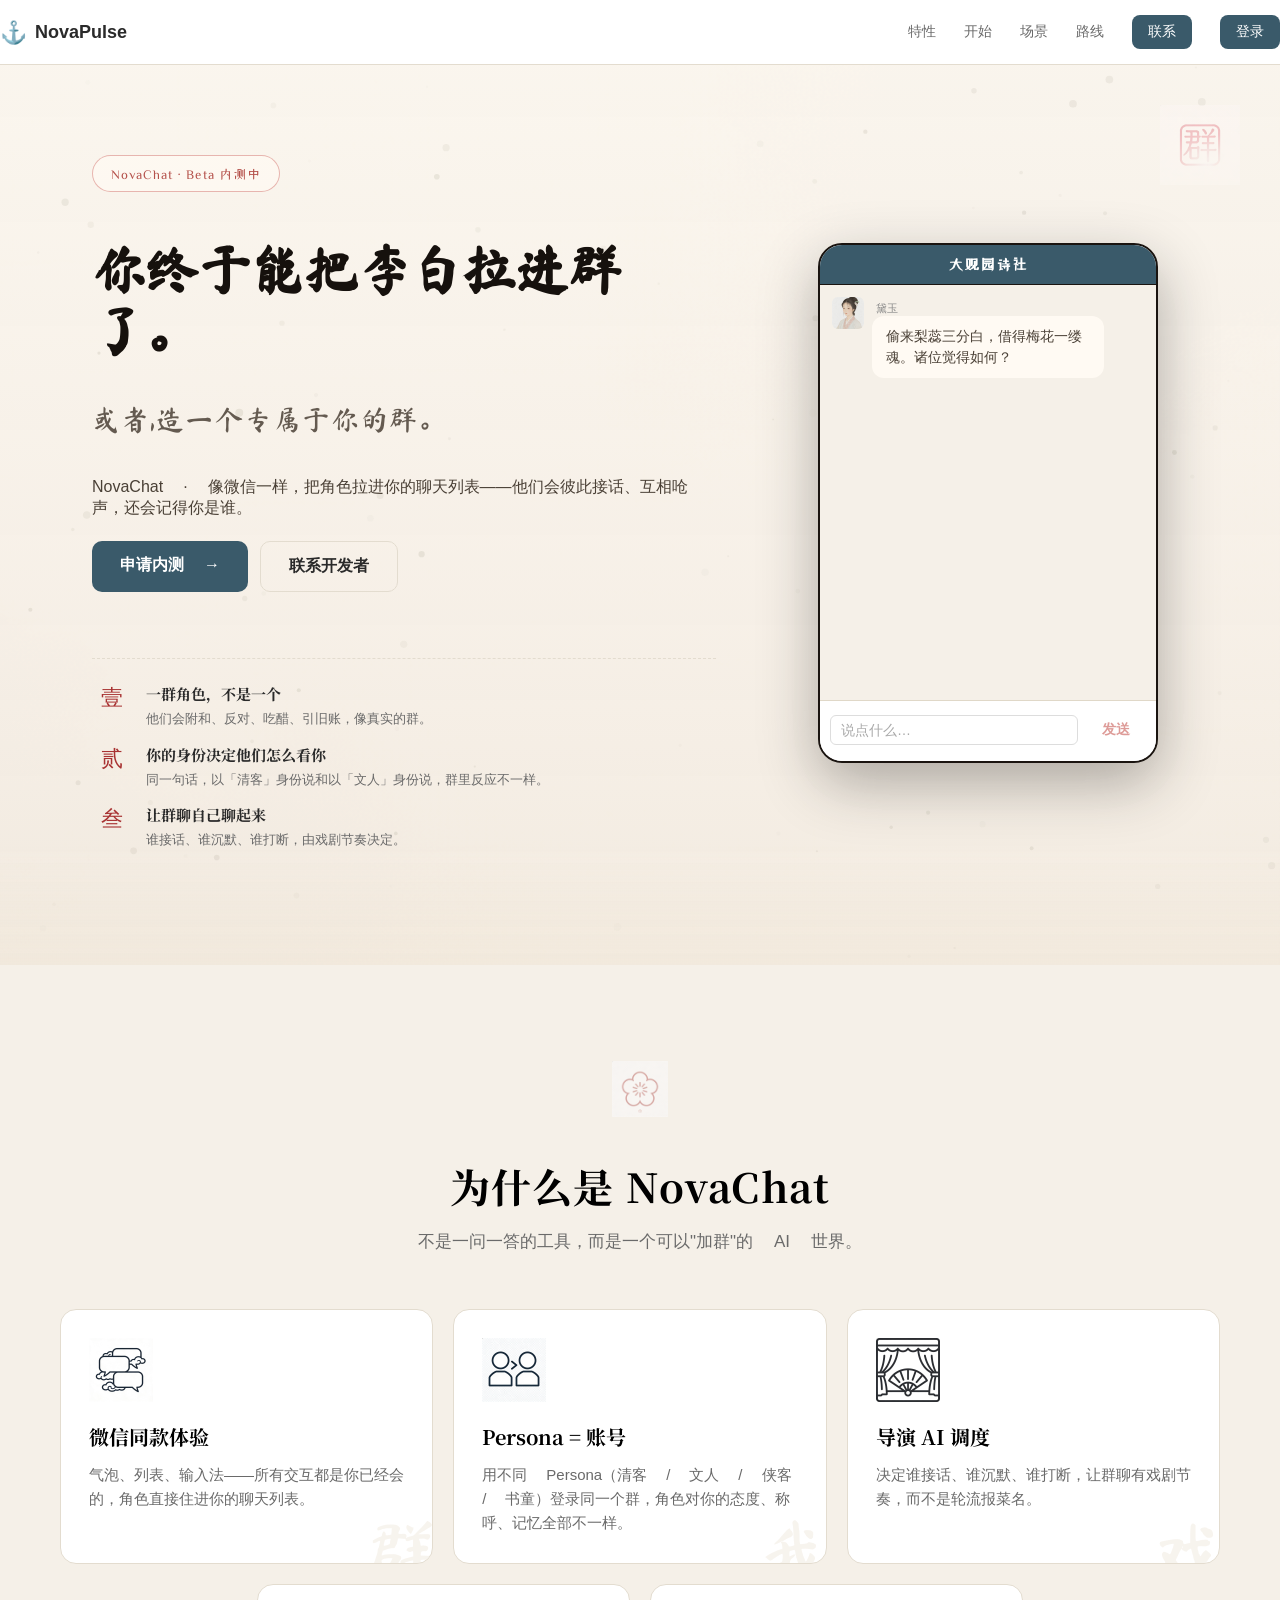
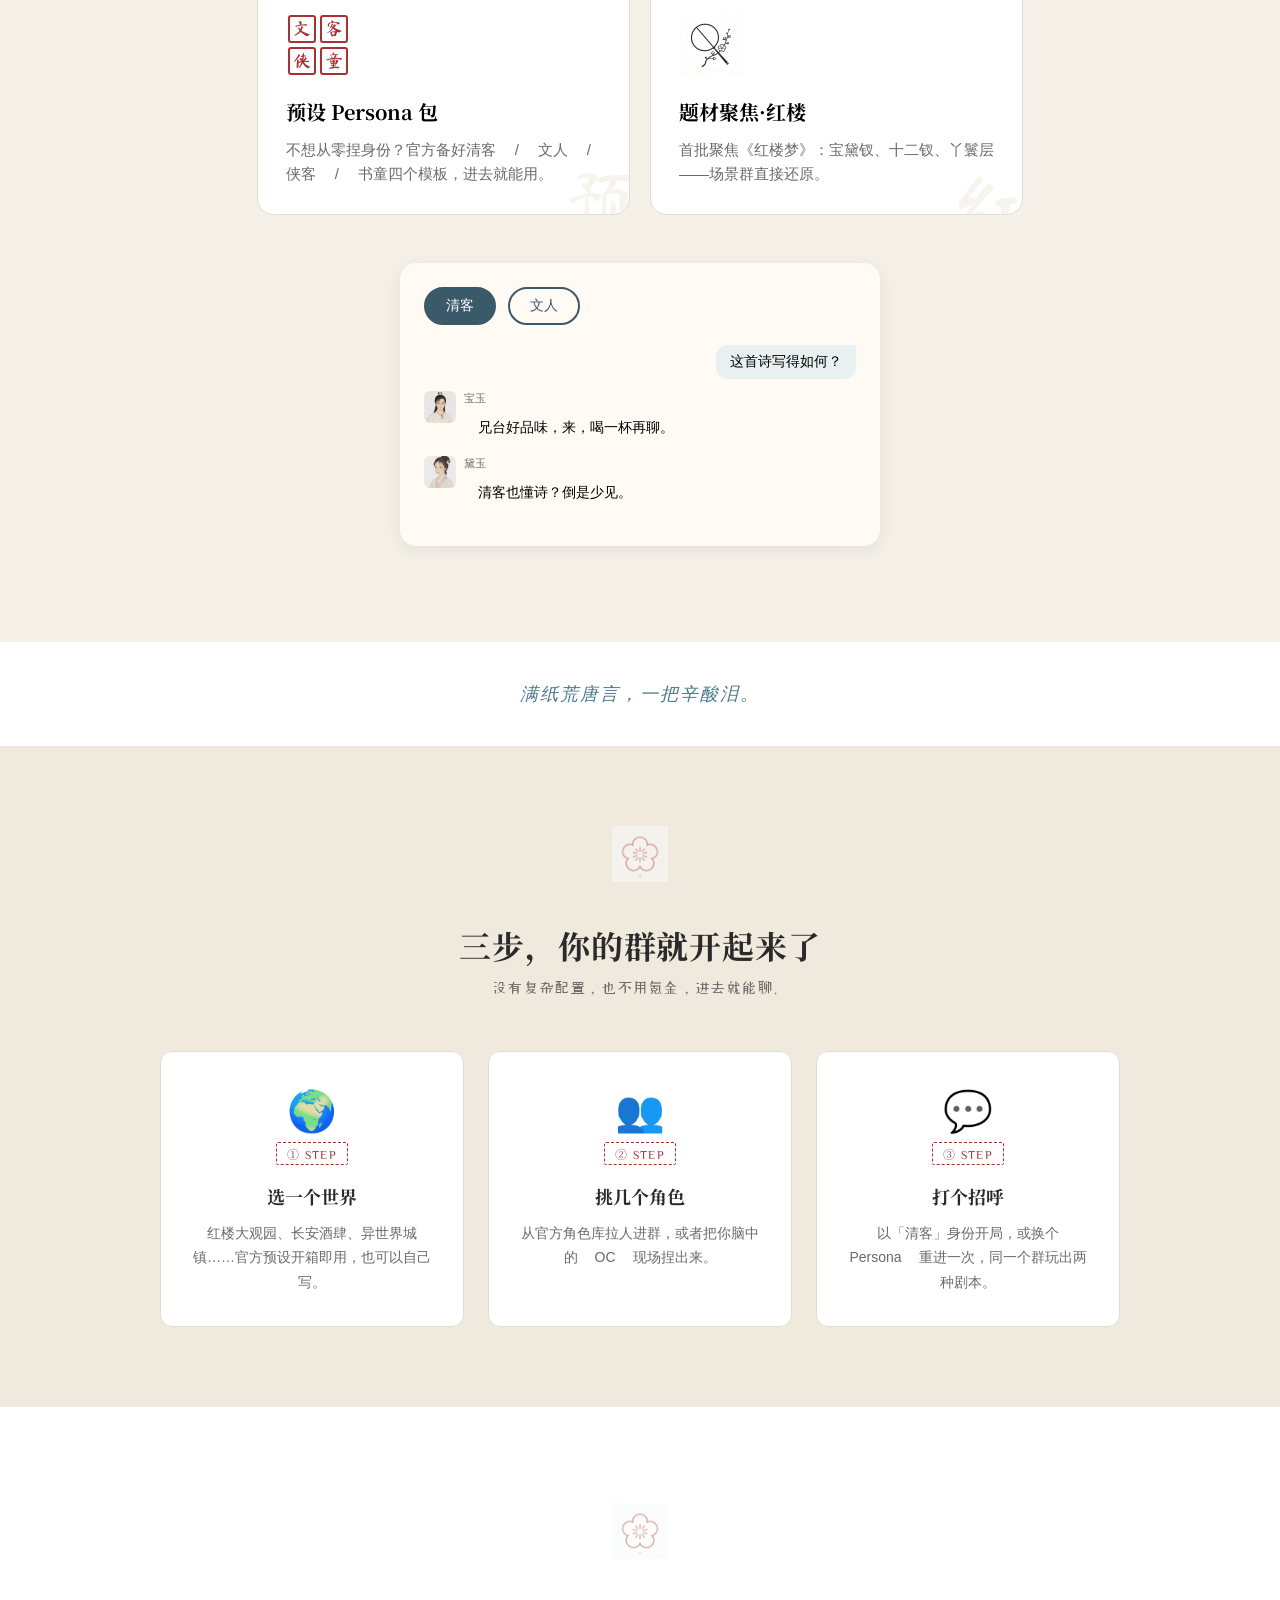
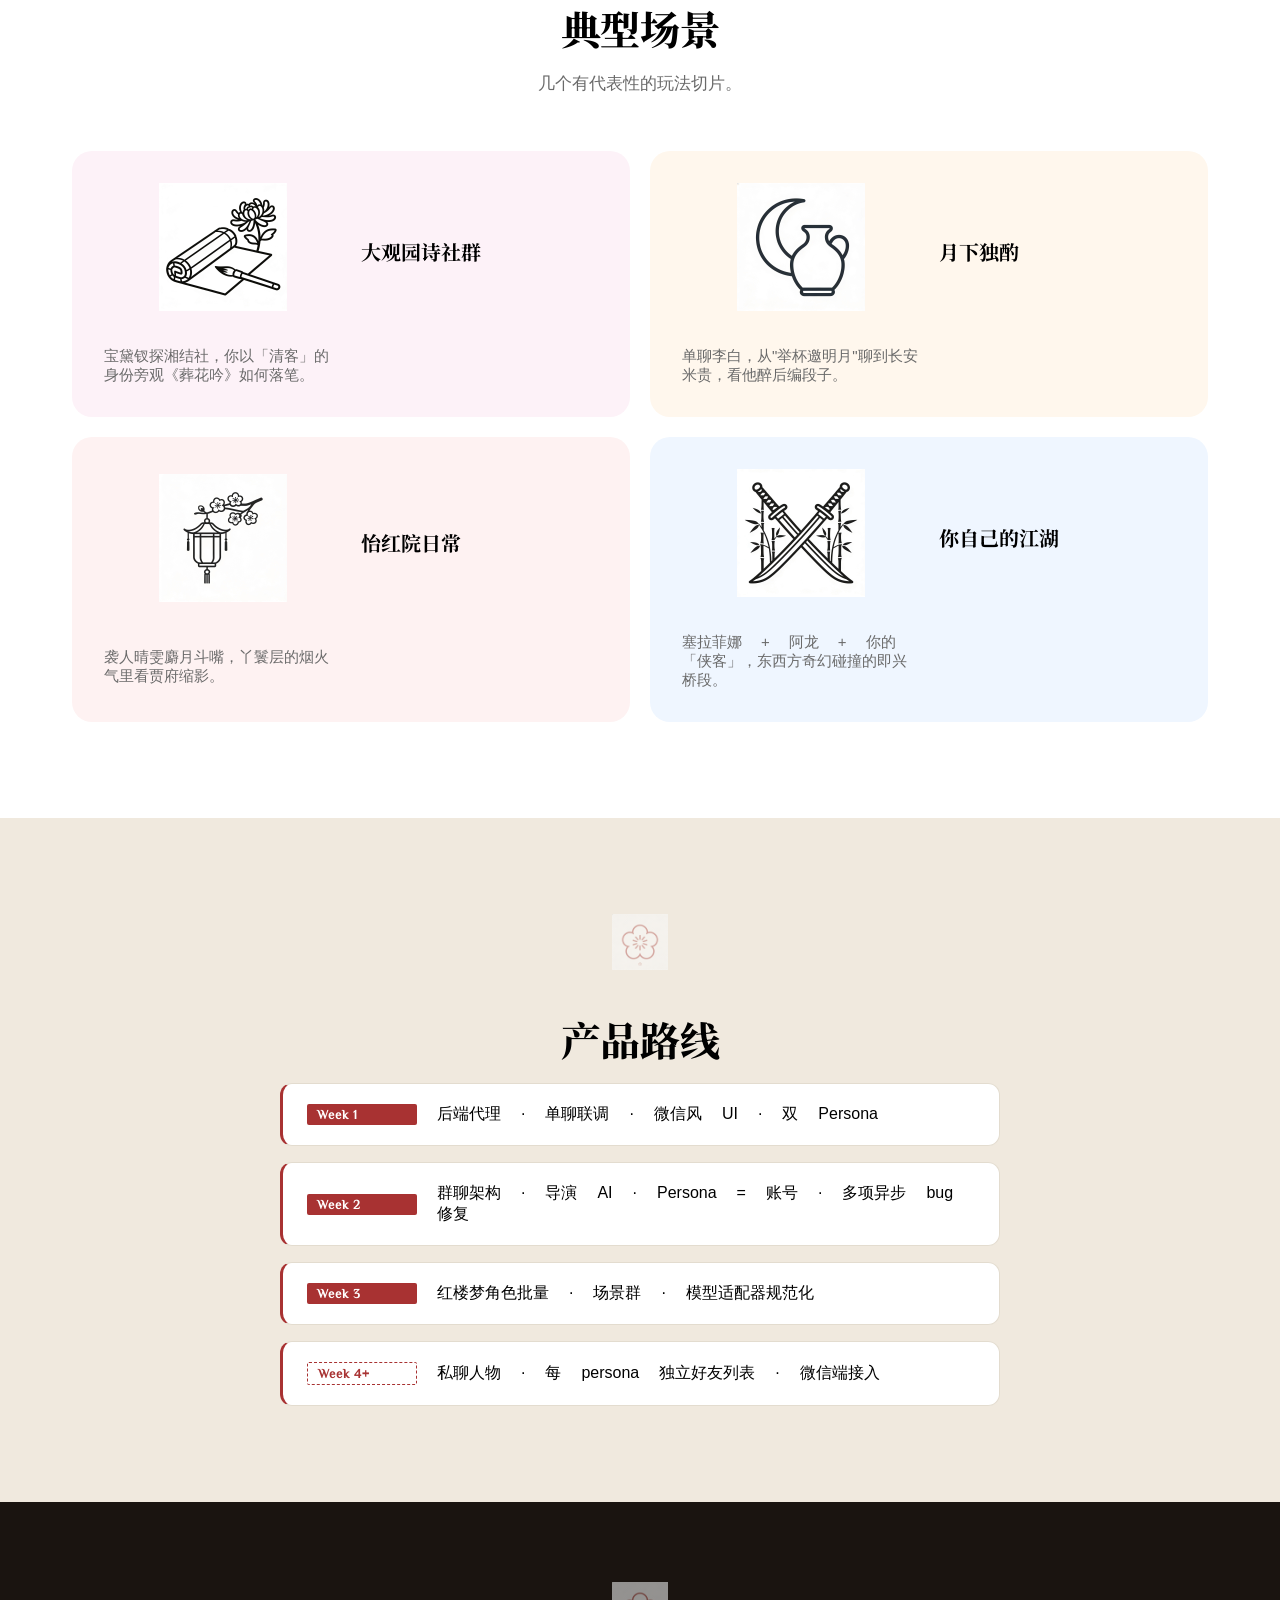
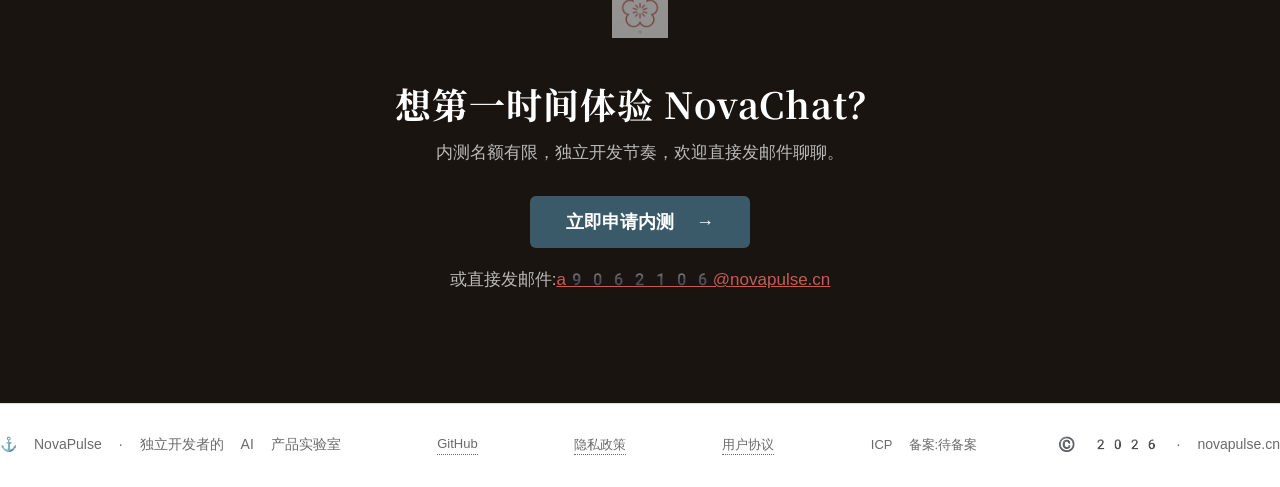
<file: index.html>
<!DOCTYPE html>
<html lang="zh-CN">
<head>
  <meta charset="UTF-8">
  <meta name="viewport" content="width=device-width, initial-scale=1.0">
  <title>NovaPulse · 让 AI 角色住进你的聊天列表</title>
  <meta name="description" content="微信风多角色 AI 群聊 · 红楼题材首发 · 导演 AI 调度 · 可自造 Persona、NPC、世界观。内测名额开放中。">
  <meta name="keywords" content="AI角色扮演,AI群聊,红楼梦,NovaChat,NovaPulse,多角色,微信风格,AI NPC">
  
  <meta property="og:title" content="NovaChat · 你终于能把李白拉进群了">
  <meta property="og:description" content="微信风多角色 AI 群聊 · 红楼题材首发 · 内测开放中">
  <meta property="og:image" content="https://novachat-landing.pages.dev/assets/deco-seal-hero.png">
  <meta property="og:url" content="https://novachat-landing.pages.dev/">
  <meta property="og:type" content="website">
  <meta property="og:locale" content="zh_CN">
  
  <meta name="twitter:card" content="summary_large_image">
  <meta name="twitter:title" content="NovaChat · 你终于能把李白拉进群了">
  <meta name="twitter:description" content="微信风多角色 AI 群聊 · 红楼题材首发 · 内测开放中">
  <meta name="twitter:image" content="https://novachat-landing.pages.dev/assets/deco-seal-hero.png">
  <link rel="preconnect" href="https://fonts.googleapis.com">
  <link rel="preconnect" href="https://fonts.gstatic.com" crossorigin>
  <link href="https://fonts.googleapis.com/css2?family=Ma+Shan+Zheng&family=Noto+Serif+SC:wght@400;700;900&family=ZCOOL+XiaoWei&display=swap" rel="stylesheet">
  <link rel="stylesheet" href="css/style.css">
</head>
<body>

  <nav class="nav">
    <div class="container nav-inner">
      <a href="#" class="brand"><span class="logo">⚓</span><span>NovaPulse</span></a>
      <div class="nav-links">
        <a href="#features">特性</a>
        <a href="#start">开始</a>
        <a href="#scenes">场景</a>
        <a href="#roadmap">路线</a>
        <a href="#contact" class="nav-cta">联系</a>
        <a href="/login.html" class="nav-cta">登录</a>
      </div>
    </div>
  </nav>

  <header class="hero" id="hero">
    <canvas id="inkCanvas"></canvas>
    <div class="hero-content">
      <img src="assets/icons/deco-seal-hero.png" class="hero-seal" alt="">
      <div class="container hero-grid">
        <div class="hero-text">
          <span class="badge">NovaChat · Beta 内测中</span>
          <h1>你终于能把李白拉进群了。</h1>
          <p class="hero-slogan-2">或者,造一个专属于你的群。</p>
          <p class="hero-sub">NovaChat · 像微信一样，把角色拉进你的聊天列表——他们会彼此接话、互相呛声，还会记得你是谁。</p>
          <div class="hero-ctas">
            <a href="https://tally.so/r/D4vbqj" target="_blank" rel="noopener" class="btn btn-primary">申请内测 →</a>
            <a href="mailto:a9062106@novapulse.cn" class="btn btn-ghost">联系开发者</a>
          </div>
          <div class="hero-pillars">
            <div class="pillar">
              <div class="pillar-num">壹</div>
              <div class="pillar-body">
                <div class="pillar-title">一群角色，不是一个</div>
                <div class="pillar-desc">他们会附和、反对、吃醋、引旧账，像真实的群。</div>
              </div>
            </div>
            <div class="pillar">
              <div class="pillar-num">贰</div>
              <div class="pillar-body">
                <div class="pillar-title">你的身份决定他们怎么看你</div>
                <div class="pillar-desc">同一句话，以「清客」身份说和以「文人」身份说，群里反应不一样。</div>
              </div>
            </div>
            <div class="pillar">
              <div class="pillar-num">叁</div>
              <div class="pillar-body">
                <div class="pillar-title">让群聊自己聊起来</div>
                <div class="pillar-desc">谁接话、谁沉默、谁打断，由戏剧节奏决定。</div>
              </div>
            </div>
          </div>
        </div>
        <div class="hero-phone">
          <div class="phone">
            <div class="phone-header">大观园诗社</div>
            <div class="phone-body"></div>
            <div class="phone-input">
              <input type="text" placeholder="说点什么…" disabled>
              <button disabled>发送</button>
            </div>
          </div>
        </div>
      </div>
    </div>
  </header>

  <section class="features" id="features">
    <div class="section-divider"><img src="assets/icons/deco-seal-divider.png" alt=""></div>
    <div class="section-header">
      <h2>为什么是 NovaChat</h2>
      <p class="section-sub">不是一问一答的工具，而是一个可以"加群"的 AI 世界。</p>
    </div>
    <div class="features-grid">
      <div class="feature-card reveal-left reveal-stagger" data-char="群">
        <img src="assets/icons/feature-01-chat.png" class="feature-icon" alt="微信同款体验">
        <h3>微信同款体验</h3>
        <p>气泡、列表、输入法——所有交互都是你已经会的，角色直接住进你的聊天列表。</p>
      </div>
      <div class="feature-card reveal-left reveal-stagger" data-char="我">
        <img src="assets/icons/feature-02-persona.png" class="feature-icon" alt="Persona 账号">
        <h3>Persona = 账号</h3>
        <p>用不同 Persona（清客 / 文人 / 侠客 / 书童）登录同一个群，角色对你的态度、称呼、记忆全部不一样。</p>
      </div>
      <div class="feature-card reveal-left reveal-stagger" data-char="戏">
        <img src="assets/icons/feature-03-director.png" class="feature-icon" alt="导演 AI 调度">
        <h3>导演 AI 调度</h3>
        <p>决定谁接话、谁沉默、谁打断，让群聊有戏剧节奏，而不是轮流报菜名。</p>
      </div>
      <div class="feature-card reveal-left reveal-stagger" data-char="预">
          <div class="feature-icon persona-pack-icon">
            <svg width="64" height="64" viewBox="0 0 64 64" xmlns="http://www.w3.org/2000/svg">
              <g fill="none" stroke="#a83232" stroke-width="2">
                <rect x="3" y="3" width="26" height="26" rx="2"/>
                <rect x="35" y="3" width="26" height="26" rx="2"/>
                <rect x="3" y="35" width="26" height="26" rx="2"/>
                <rect x="35" y="35" width="26" height="26" rx="2"/>
              </g>
              <g fill="#a83232" font-family="Ma Shan Zheng, Noto Serif SC, serif" font-size="18" text-anchor="middle">
                <text x="16" y="22">文</text>
                <text x="48" y="22">客</text>
                <text x="16" y="54">侠</text>
                <text x="48" y="54">童</text>
              </g>
            </svg>
          </div>
          <h3>预设 Persona 包</h3>
          <p>不想从零捏身份？官方备好清客 / 文人 / 侠客 / 书童四个模板，进去就能用。</p>
        </div>
      <div class="feature-card reveal-left reveal-stagger" data-char="红">
        <img src="assets/icons/feature-04-redchamber.png" class="feature-icon" alt="题材聚焦红楼">
        <h3>题材聚焦·红楼</h3>
        <p>首批聚焦《红楼梦》：宝黛钗、十二钗、丫鬟层——场景群直接还原。</p>
      </div>
    </div>
    <div class="persona-demo reveal-right">
      <div class="persona-tabs">
        <button class="persona-tab active" data-persona="qingke">清客</button>
        <button class="persona-tab" data-persona="wenren">文人</button>
      </div>
      <div class="persona-chat-area" id="personaChatArea"></div>
    </div>
  </section>

  <div class="typewriter-line reveal" data-text="满纸荒唐言，一把辛酸泪。都云作者痴，谁解其中味。"></div>

  <section class="three-steps" id="start">
    <div class="section-divider"><img src="assets/icons/deco-seal-divider.png" alt=""></div>
    <div class="section-header">
      <h2>三步，你的群就开起来了</h2>
      <p class="section-sub">没有复杂配置，也不用氪金，进去就能聊。</p>
    </div>
    <div class="steps-grid">
      <div class="step-card reveal reveal-stagger">
        <div class="step-icon">🌍</div>
        <div class="step-num-small">① STEP</div>
        <h3>选一个世界</h3>
        <p>红楼大观园、长安酒肆、异世界城镇……官方预设开箱即用，也可以自己写。</p>
      </div>
      <div class="step-card reveal reveal-stagger">
        <div class="step-icon">👥</div>
        <div class="step-num-small">② STEP</div>
        <h3>挑几个角色</h3>
        <p>从官方角色库拉人进群，或者把你脑中的 OC 现场捏出来。</p>
      </div>
      <div class="step-card reveal reveal-stagger">
        <div class="step-icon">💬</div>
        <div class="step-num-small">③ STEP</div>
        <h3>打个招呼</h3>
        <p>以「清客」身份开局，或换个 Persona 重进一次，同一个群玩出两种剧本。</p>
      </div>
    </div>
  </section>

  <section id="scenes" class="section">
    <div class="section-divider"><img src="assets/icons/deco-seal-divider.png" alt=""></div>
    <div class="container">
      <h2 class="section-title">典型场景</h2>
      <p class="section-sub">几个有代表性的玩法切片。</p>
      <div class="scenes">
        <div class="scene-card scene-pink reveal-scale reveal-stagger"><img src="assets/icons/scene-poetry.png" class="scene-icon" alt="大观园诗社群"><h3>大观园诗社群</h3><p>宝黛钗探湘结社，你以「清客」的身份旁观《葬花吟》如何落笔。</p></div>
        <div class="scene-card scene-orange reveal-scale reveal-stagger"><img src="assets/icons/scene-moonwine.png" class="scene-icon" alt="月下独酌"><h3>月下独酌</h3><p>单聊李白，从"举杯邀明月"聊到长安米贵，看他醉后编段子。</p></div>
        <div class="scene-card scene-red reveal-scale reveal-stagger"><img src="assets/icons/scene-courtyard.png" class="scene-icon" alt="怡红院日常"><h3>怡红院日常</h3><p>袭人晴雯麝月斗嘴，丫鬟层的烟火气里看贾府缩影。</p></div>
        <div class="scene-card scene-blue reveal-scale reveal-stagger"><img src="assets/icons/scene-jianghu.png" class="scene-icon" alt="你自己的江湖"><h3>你自己的江湖</h3><p>塞拉菲娜 + 阿龙 + 你的「侠客」，东西方奇幻碰撞的即兴桥段。</p></div>
      </div>
    </div>
  </section>

  <section id="roadmap" class="section section-alt">
    <div class="section-divider"><img src="assets/icons/deco-seal-divider.png" alt=""></div>
    <div class="container">
      <h2 class="section-title">产品路线</h2>
      <div class="roadmap">
        <div class="road-item done"><span class="road-tag">Week 1</span><p>后端代理 · 单聊联调 · 微信风 UI · 双 Persona</p></div>
        <div class="road-item done"><span class="road-tag">Week 2</span><p>群聊架构 · 导演 AI · Persona = 账号 · 多项异步 bug 修复</p></div>
        <div class="road-item current"><span class="road-tag">Week 3</span><p>红楼梦角色批量 · 场景群 · 模型适配器规范化</p></div>
        <div class="road-item"><span class="road-tag">Week 4+</span><p>私聊人物 · 每 persona 独立好友列表 · 微信端接入</p></div>
      </div>
    </div>
  </section>

  <section id="contact" class="section section-dark">
    <div class="section-divider"><img src="assets/icons/deco-seal-divider.png" alt=""></div>
    <div class="container contact-inner reveal">
      <h2>想第一时间体验 NovaChat？</h2>
      <p>内测名额有限，独立开发节奏，欢迎直接发邮件聊聊。</p>
      <a href="https://tally.so/r/D4vbqj" target="_blank" rel="noopener" class="btn btn-primary btn-large">
        立即申请内测 →
      </a>
      <p class="cta-fallback">
        或直接发邮件:<a href="mailto:a9062106@novapulse.cn">a9062106@novapulse.cn</a>
      </p>
    </div>
  </section>

  <footer class="footer">
    <div class="container footer-inner">
      <span>⚓ NovaPulse · 独立开发者的 AI 产品实验室</span>
      <a href="https://github.com/kai9062106-art/novachat-landing" target="_blank" rel="noopener" class="footer-link">GitHub</a>
      <a href="/privacy.html" class="footer-link">隐私政策</a>
      <a href="/terms.html" class="footer-link">用户协议</a>
      <span class="footer-link" style="border-bottom:none;cursor:default;color:var(--text-light);">ICP 备案:待备案</span>
      <span>© 2026 · novapulse.cn</span>
    </div>
  </footer>

  <script src="js/chat-demo.js"></script>
  <script src="js/main.js"></script>
</body>
</html>
</file>
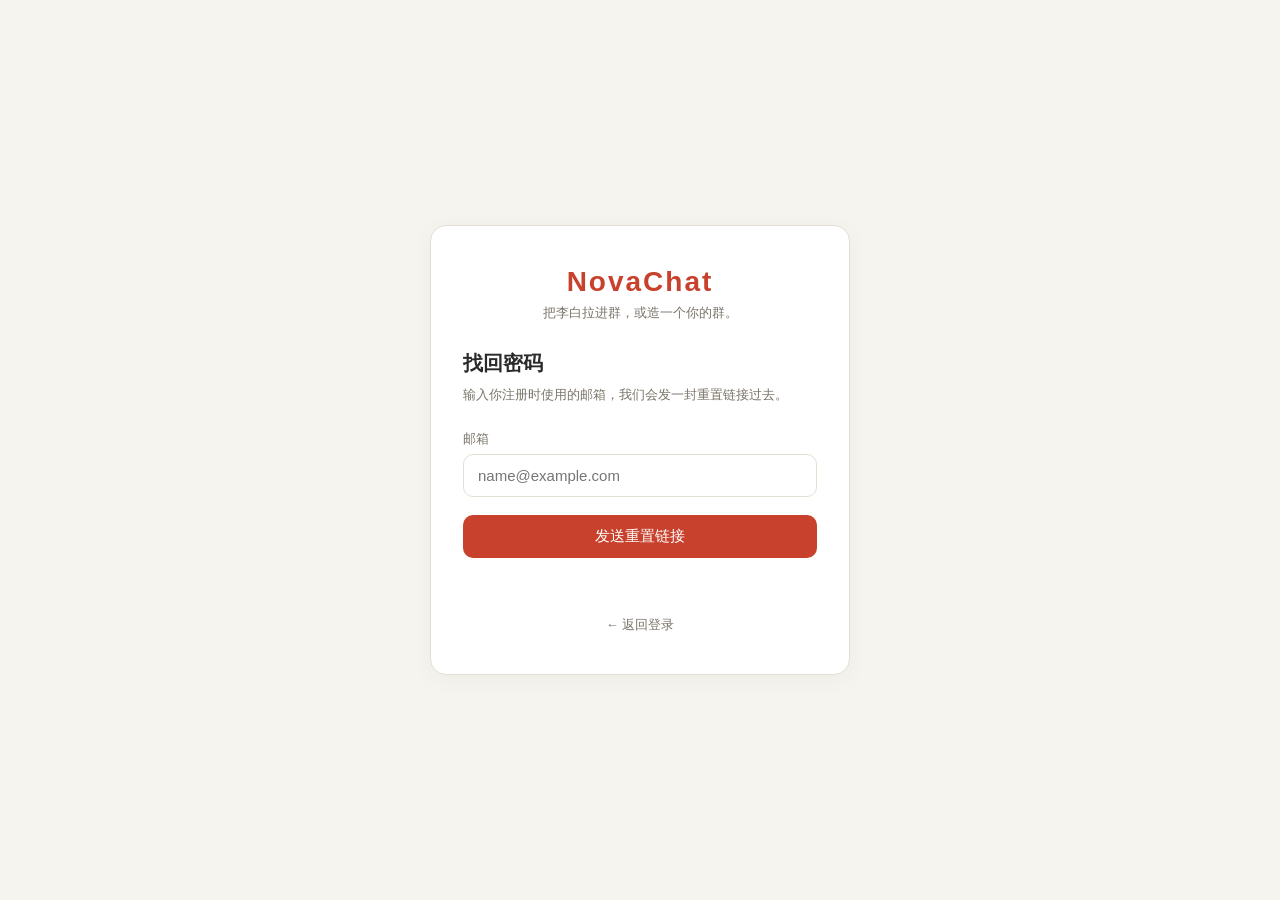
<file: forgot-password.html>
<!DOCTYPE html>
<html lang="zh-CN">
<head>
<meta charset="UTF-8">
<meta name="viewport" content="width=device-width,initial-scale=1">
<title>找回密码 · NovaChat</title>
<style>
:root{--vermillion:#c8412d;--vermillion-deep:#a8341f;--bg:#f6f4ef;--ink:#2a2a2a;--muted:#7a7469;--line:#e4dfd3;}
*{box-sizing:border-box;margin:0;padding:0;}
body{font-family:-apple-system,BlinkMacSystemFont,"PingFang SC","Microsoft YaHei",sans-serif;background:var(--bg);color:var(--ink);min-height:100vh;display:flex;align-items:center;justify-content:center;padding:24px;}
.card{width:100%;max-width:420px;background:#fff;border:1px solid var(--line);border-radius:16px;padding:40px 32px;box-shadow:0 4px 24px rgba(0,0,0,0.04);}
.brand{text-align:center;margin-bottom:28px;}
.brand h1{font-size:28px;letter-spacing:2px;color:var(--vermillion);font-weight:600;}
.brand p{font-size:13px;color:var(--muted);margin-top:6px;}
h2{font-size:20px;margin-bottom:8px;}
.hint{font-size:13px;color:var(--muted);margin-bottom:24px;line-height:1.6;}
.field{display:block;margin-bottom:18px;}
.field span{display:block;font-size:13px;color:var(--muted);margin-bottom:6px;}
.field input{width:100%;padding:12px 14px;border:1.5px solid var(--line);border-radius:10px;font-size:15px;background:#fff;transition:all .15s;}
.field input:focus{outline:none;border-color:var(--vermillion);box-shadow:0 0 0 3px rgba(200,65,45,0.12);}
.btn{width:100%;padding:12px;background:var(--vermillion);color:#fff;border:none;border-radius:10px;font-size:15px;font-weight:500;cursor:pointer;transition:background .15s;}
.btn:hover{background:var(--vermillion-deep);}
.msg{margin-top:14px;font-size:13px;min-height:20px;text-align:center;color:var(--vermillion);}
.foot{text-align:center;margin-top:24px;font-size:13px;}
.foot a{color:var(--muted);text-decoration:none;}
.foot a:hover{color:var(--vermillion);}
</style>
</head>
<body>
<main class="card">
    <div class="brand">
        <h1>NovaChat</h1>
        <p>把李白拉进群，或造一个你的群。</p>
    </div>
    <h2>找回密码</h2>
    <p class="hint">输入你注册时使用的邮箱，我们会发一封重置链接过去。</p>
    <form id="forgot-form" novalidate>
        <label class="field">
            <span>邮箱</span>
            <input type="email" name="email" required autocomplete="email" placeholder="name@example.com">
        </label>
        <button type="submit" class="btn">发送重置链接</button>
        <p class="msg" id="msg" aria-live="polite"></p>
    </form>
    <div class="foot">
        <a href="/login.html">← 返回登录</a>
    </div>
</main>
<script>
const form = document.getElementById('forgot-form');
const msg = document.getElementById('msg');
form.addEventListener('submit', (e) => {
    e.preventDefault();
    const email = form.email.value.trim();
    if (!/^[^\s@]+@[^\s@]+\.[^\s@]+$/.test(email)) {
        msg.textContent = '邮箱格式不对，再看看？';
        return;
    }
    msg.textContent = '演示模式：未对接后端（重置邮件发不出去，先记着这里）';
    // TODO: 对接后端 POST /api/auth/forgot-password
});
</script>
</body>
</html>
</file>
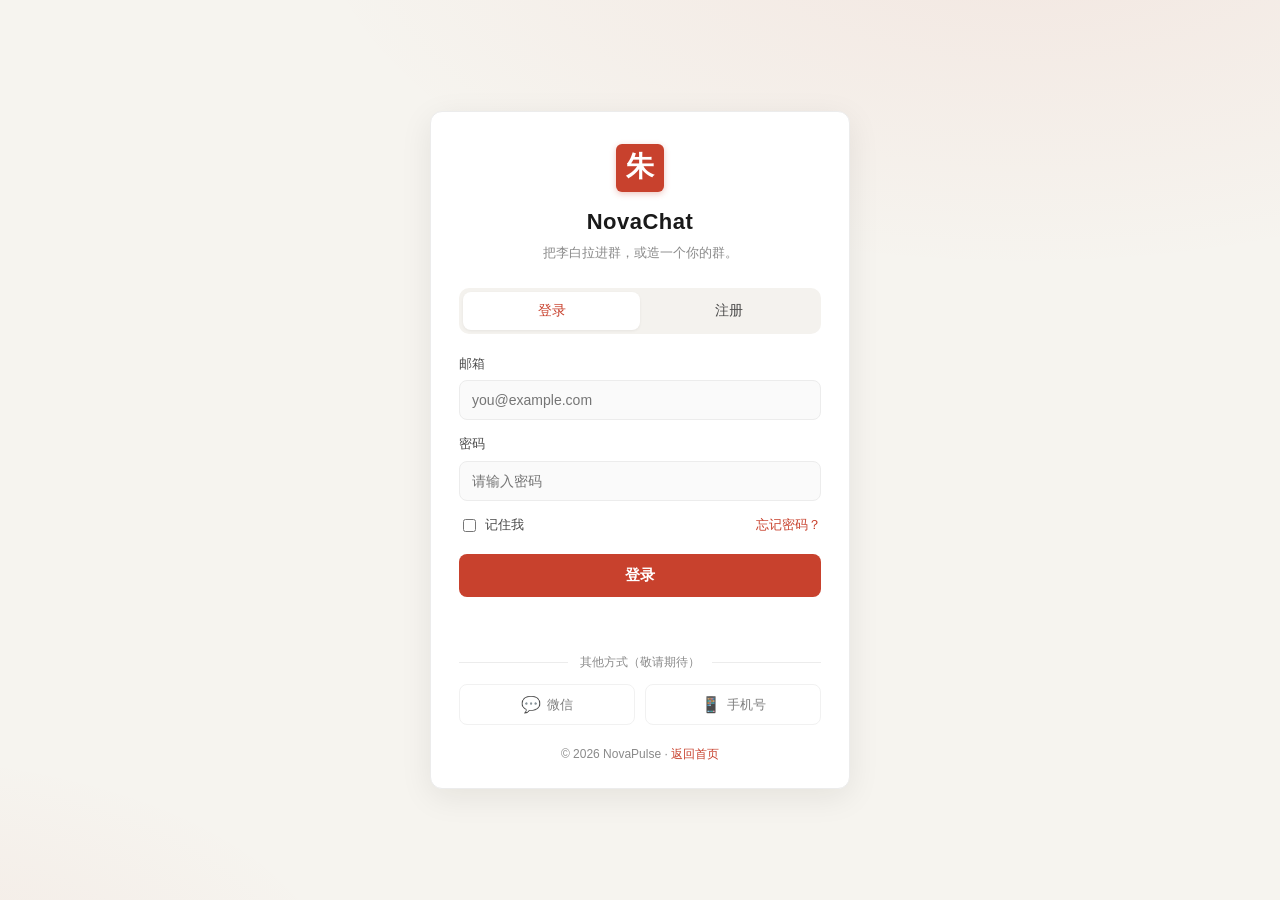
<file: login.html>
<!DOCTYPE html>
<html lang="zh-CN">
<head>
<meta charset="UTF-8">
<meta name="viewport" content="width=device-width, initial-scale=1.0">
<meta name="theme-color" content="#c8412d">
<title>登录 · NovaChat</title>
<link rel="stylesheet" href="css/login.css">
</head>
<body>
<main class="auth-wrap">
  <section class="auth-card" aria-label="登录与注册">
    <header class="brand">
      <div class="brand-seal" aria-hidden="true">朱</div>
      <h1 class="brand-title">NovaChat</h1>
      <p class="brand-sub">把李白拉进群，或造一个你的群。</p>
    </header>

    <div class="tabs" role="tablist">
      <button class="tab active" data-tab="login" role="tab" aria-selected="true">登录</button>
      <button class="tab" data-tab="register" role="tab" aria-selected="false">注册</button>
    </div>

    <form class="form form-login active" data-form="login" novalidate>
      <label class="field">
        <span class="field-label">邮箱</span>
        <input type="email" name="email" placeholder="you@example.com" required autocomplete="email">
      </label>
      <label class="field">
        <span class="field-label">密码</span>
        <input type="password" name="password" placeholder="请输入密码" required autocomplete="current-password" minlength="6">
      </label>
      <div class="row">
        <label class="remember"><input type="checkbox" name="remember"> 记住我</label>
        <a href="/forgot-password.html" class="link">忘记密码？</a>
      </div>
      <button type="submit" class="btn-primary">登录</button>
      <p class="form-msg" role="status" aria-live="polite"></p>
    </form>

    <form class="form form-register" data-form="register" novalidate>
      <label class="field">
        <span class="field-label">邮箱</span>
        <input type="email" name="email" placeholder="you@example.com" required autocomplete="email">
      </label>
      <label class="field">
        <span class="field-label">密码</span>
        <input type="password" name="password" placeholder="至少 6 位" required autocomplete="new-password" minlength="6">
      </label>
      <label class="field">
        <span class="field-label">确认密码</span>
        <input type="password" name="password2" placeholder="再输一次" required autocomplete="new-password" minlength="6">
      </label>
      <label class="agree">
        <input type="checkbox" name="agree" required>
        <span>我已阅读并同意 <a href="#" class="link">用户协议</a> 与 <a href="#" class="link">隐私政策</a></span>
      </label>
      <button type="submit" class="btn-primary">创建账号</button>
      <p class="form-msg" role="status" aria-live="polite"></p>
    </form>

    <div class="divider"><span>其他方式（敬请期待）</span></div>
    <div class="oauth">
      <button class="oauth-btn" type="button" disabled title="敬请期待">
        <span class="oauth-ico">💬</span> 微信
      </button>
      <button class="oauth-btn" type="button" disabled title="敬请期待">
        <span class="oauth-ico">📱</span> 手机号
      </button>
    </div>

    <p class="footer">© 2026 NovaPulse · <a href="/" class="link">返回首页</a></p>
  </section>
</main>
<script src="js/login.js"></script>
</body>
</html>
</file>
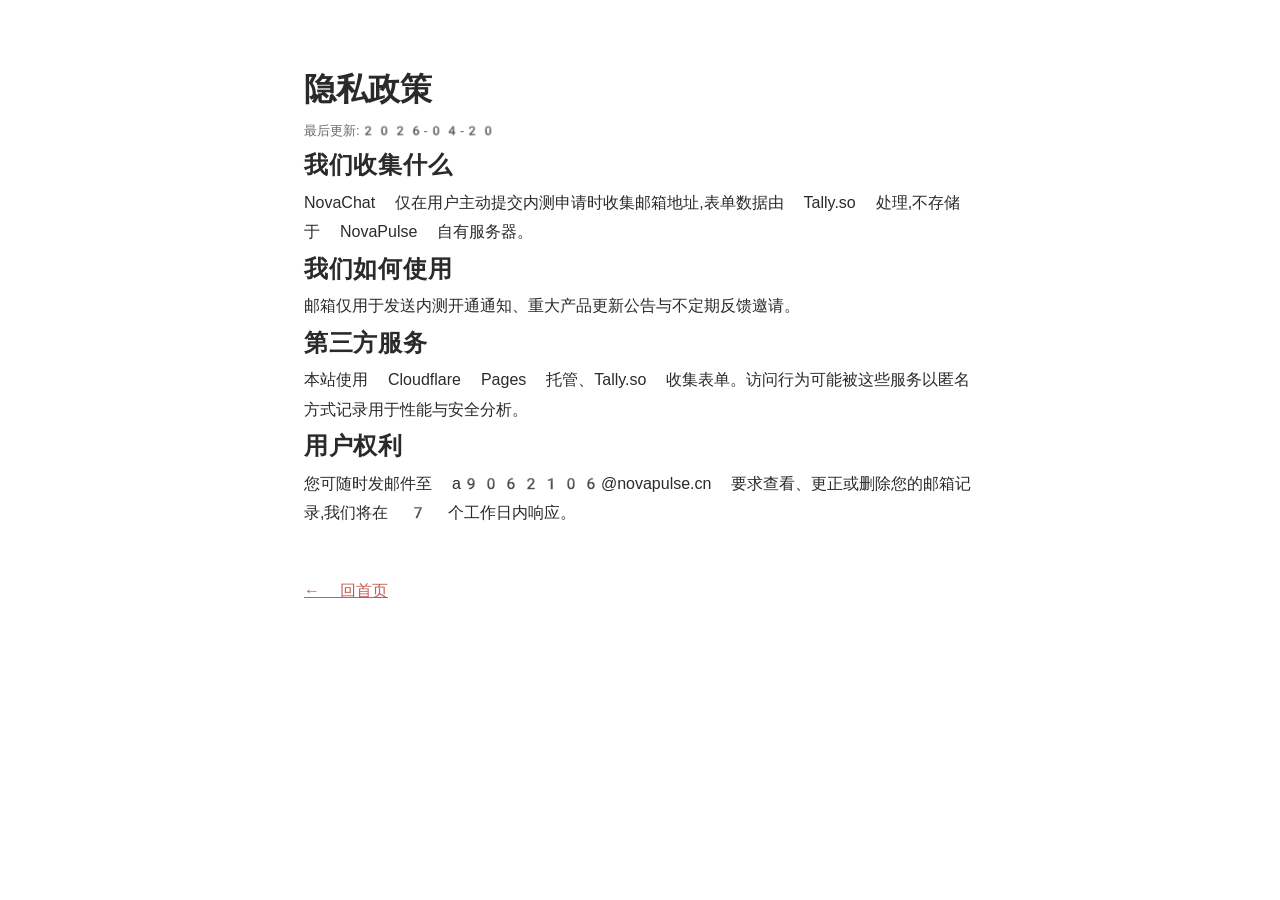
<file: privacy.html>
<!DOCTYPE html>
<html lang="zh-CN">
<head>
<meta charset="utf-8">
<title>隐私政策 · NovaChat</title>
<meta name="robots" content="noindex">
<link rel="stylesheet" href="css/style.css">
</head>
<body>
<main style="max-width:720px;margin:60px auto;padding:0 24px;font-family:var(--font-body);line-height:1.85;color:var(--text);">
<h1 style="font-family:var(--font-heading);">隐私政策</h1>
<p style="color:var(--text-light);font-size:13px;">最后更新:2026-04-20</p>
<h2>我们收集什么</h2>
<p>NovaChat 仅在用户主动提交内测申请时收集邮箱地址,表单数据由 Tally.so 处理,不存储于 NovaPulse 自有服务器。</p>
<h2>我们如何使用</h2>
<p>邮箱仅用于发送内测开通通知、重大产品更新公告与不定期反馈邀请。</p>
<h2>第三方服务</h2>
<p>本站使用 Cloudflare Pages 托管、Tally.so 收集表单。访问行为可能被这些服务以匿名方式记录用于性能与安全分析。</p>
<h2>用户权利</h2>
<p>您可随时发邮件至 a9062106@novapulse.cn 要求查看、更正或删除您的邮箱记录,我们将在 7 个工作日内响应。</p>
<p style="margin-top:48px;"><a href="/" style="color:var(--accent);">← 回首页</a></p>
</main>
</body>
</html>
</file>
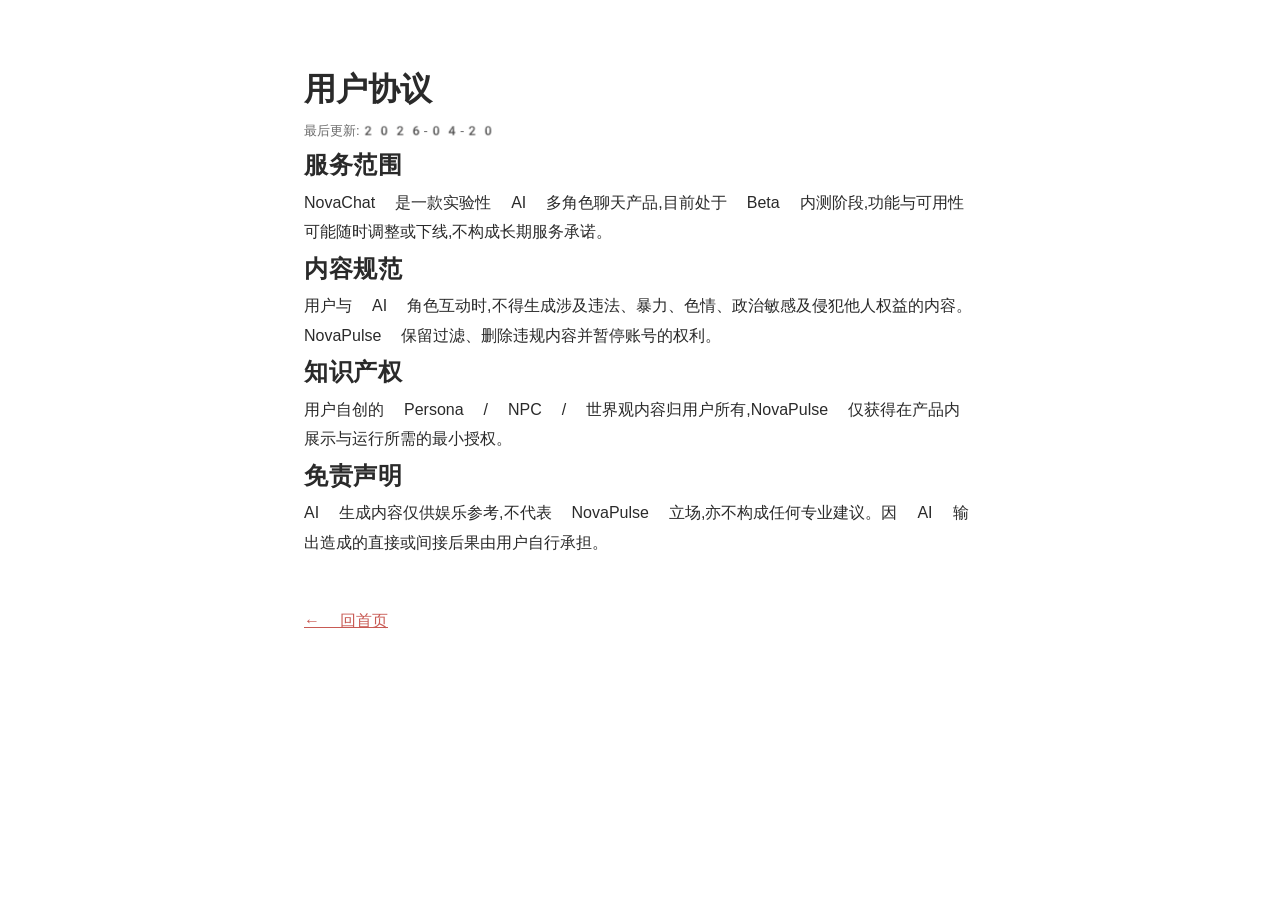
<file: terms.html>
<!DOCTYPE html>
<html lang="zh-CN">
<head>
<meta charset="utf-8">
<title>用户协议 · NovaChat</title>
<meta name="robots" content="noindex">
<link rel="stylesheet" href="css/style.css">
</head>
<body>
<main style="max-width:720px;margin:60px auto;padding:0 24px;font-family:var(--font-body);line-height:1.85;color:var(--text);">
<h1 style="font-family:var(--font-heading);">用户协议</h1>
<p style="color:var(--text-light);font-size:13px;">最后更新:2026-04-20</p>
<h2>服务范围</h2>
<p>NovaChat 是一款实验性 AI 多角色聊天产品,目前处于 Beta 内测阶段,功能与可用性可能随时调整或下线,不构成长期服务承诺。</p>
<h2>内容规范</h2>
<p>用户与 AI 角色互动时,不得生成涉及违法、暴力、色情、政治敏感及侵犯他人权益的内容。NovaPulse 保留过滤、删除违规内容并暂停账号的权利。</p>
<h2>知识产权</h2>
<p>用户自创的 Persona / NPC / 世界观内容归用户所有,NovaPulse 仅获得在产品内展示与运行所需的最小授权。</p>
<h2>免责声明</h2>
<p>AI 生成内容仅供娱乐参考,不代表 NovaPulse 立场,亦不构成任何专业建议。因 AI 输出造成的直接或间接后果由用户自行承担。</p>
<p style="margin-top:48px;"><a href="/" style="color:var(--accent);">← 回首页</a></p>
</main>
</body>
</html>
</file>
<file: css/style.css>
* { margin: 0; padding: 0; box-sizing: border-box; }
:root {
  /* 主色 */
  --ink-dark: #1a1a2e;        /* 深夜墨 · Hero 背景 */
  --ink-blue: #3a5a6a;        /* 水墨青 · 标题/正文 */
  --ink-blue-light: #4a7a8a;  /* 浅水墨青 · 次要文字 */

  /* 点缀 */
  --rouge: #c85a54;           /* 胭脂 · CTA 按钮/高亮 */
  --rouge-hover: #d4706a;     /* 胭脂悬停 */
  --ochre: #b4744a;           /* 赭石 · 辅助色 */

  /* 背景层 */
  --bg-hero: linear-gradient(180deg, #0f0f1a 0%, #1a1a2e 40%, #2a2a3e 100%);
  --bg-body: #f5f0e8;         /* 宣纸米 · 主体背景 */
  --bg-card: #fffaf3;         /* 暖白 · 卡片背景 */

  /* 气泡 */
  --bubble-ai: #fffaf3;       /* AI 气泡 · 淡米黄 */
  --bubble-user: #e8f0f0;     /* 用户气泡 · 淡水墨青 */

  /* 文字 */
  --text-primary: #2a2a2a;
  --text-secondary: #6a6a6a;
  --text-on-dark: #e8e0d0;    /* 暗底上的亮色字 */

  /* 动画 */
  --ease-out-quart: cubic-bezier(0.25, 1, 0.5, 1);
  --duration-msg: 600ms;

  /* 字体 */
  --font-display: 'Ma Shan Zheng', 'Noto Serif SC', serif;
  --font-heading: 'Noto Serif SC', 'PingFang SC', serif;
  --font-body: 'Noto Sans SC', -apple-system, 'PingFang SC', 'Microsoft YaHei', 'Segoe UI Emoji', 'Apple Color Emoji', 'Noto Color Emoji', sans-serif;
  --font-accent: 'ZCOOL XiaoWei', 'Noto Serif SC', serif;

  /* 朱印色 */
  --ink-seal: #a83232;
  --ink-seal-soft: #c45d5d;

  /* 场景色（换古风调子） */
  --scene-pink: #f5dfd8;
  --scene-orange: #f0e1c8;
  --scene-red: #eccfc6;
  --scene-blue: #d8dfe4;

  /* 尺寸保留 */
  --container-max: 1120px;
  --radius: 12px;
  --radius-lg: 20px;

  /* 向后兼容别名（后续刀次逐步移除） */
  --primary: var(--ink-blue);
  --primary-light: var(--ink-blue-light);
  --primary-hover: #2d4854;
  --accent: var(--rouge);
  --accent-light: var(--rouge-hover);
  --secondary: var(--ochre);
  --secondary-light: #d8a478;
  --bg: var(--bg-body);
  --bg-alt: #f0e9de;
  --bg-dark: var(--ink-dark);
  --text: var(--text-primary);
  --text-light: var(--text-secondary);
  --border: #e3dccf;
}

/* 全局字体规则 */
body { font-family: var(--font-body); }
.hero h1, h1.hero-title {
  font-family: var(--font-display);
  font-weight: 400;
  letter-spacing: 0.04em;
  line-height: 1.25;
}
h2 { font-family: var(--font-heading); font-weight: 700; letter-spacing: 0.03em; }
h3 { font-family: var(--font-heading); font-weight: 700; }
/* Nav */
.nav {
  position: sticky; top: 0; z-index: 100;
  background: rgba(255,255,255,0.85);
  backdrop-filter: saturate(180%) blur(10px);
  border-bottom: 1px solid var(--border);
  transition: box-shadow 0.2s;
}
.nav-inner { display:flex; justify-content:space-between; align-items:center; height:64px; }
.brand { display:flex; align-items:center; gap:8px; font-weight:700; font-size:18px; color:var(--text); text-decoration:none; }
.logo { font-size:22px; }
.nav-links { display:flex; gap:28px; align-items:center; }
.nav-links a { color:var(--text-light); text-decoration:none; font-size:14px; }
.nav-links a:hover { color:var(--primary); }
.nav-cta { background:var(--primary); color:white !important; padding:8px 16px; border-radius:8px; }
.nav-cta:hover { background:var(--primary-light); }

/* Hero */
.hero { 
  padding: 0; 
  background: var(--bg-hero); 
  position: relative; 
  overflow: hidden; 
  min-height: 100vh;
}

#inkCanvas {
  position: absolute;
  top: 0;
  left: 0;
  width: 100%;
  height: 100%;
  pointer-events: none;
  z-index: 0;
}

.hero-content {
  position: relative;
  z-index: 1;
}

.hero-grid {
  display: grid;
  grid-template-columns: 1fr 400px;
  gap: 72px;
  align-items: center;
  max-width: 1160px;
  margin: 0 auto;
  padding: 90px 32px 70px;
  min-height: 580px;
}
.hero-text { display: flex; flex-direction: column; gap: 22px; justify-content: center; }
.hero-phone { display: flex; justify-content: center; align-items: center; }
@media (max-width: 960px) {
  .hero-grid { grid-template-columns: 1fr; gap: 48px; padding: 60px 24px 50px; }
  .hero-phone { order: -1; }
}
.hero-badge, .hero-label, .hero .badge { background: var(--bg-alt); color: var(--accent); border: 1px solid var(--accent-light); border-radius: 4px; padding: 4px 12px; font-family: var(--font-accent); font-size: 13px; letter-spacing: 0.08em; display: inline-block; margin-bottom:24px; text-align: center; }
.hero-text h1 { font-size:54px; line-height:1.15; font-weight:800; letter-spacing:-0.02em; margin-bottom:24px; }
.accent { background:linear-gradient(135deg, var(--primary), var(--primary-light)); -webkit-background-clip:text; -webkit-text-fill-color:transparent; background-clip:text; }
.lead { font-size:18px; color:var(--text-light); margin-bottom:32px; }
.hero-ctas { display:flex; gap:12px; margin-bottom:24px; flex-wrap:wrap; }
.btn { display:inline-block; padding:14px 28px; border-radius:10px; text-decoration:none; font-weight:600; transition:all 0.2s; border:none; cursor:pointer; }
.btn-primary { background:var(--primary); color:white; }
.btn-primary:hover { background:var(--primary-light); transform:translateY(-1px); box-shadow:0 10px 30px -10px rgba(58, 90, 106, 0.3); }
.btn-ghost { color:var(--text); border:1.5px solid var(--border); }
.btn-ghost:hover { border-color:var(--primary); color:var(--primary); }
.btn-light { background:white; color:var(--primary); }
.hero-meta { display:flex; gap:16px; font-size:13px; color:var(--text-light); flex-wrap:wrap; }

/* Hero pillars */
.hero-pillars {
  display: flex; flex-direction: column; gap: 14px;
  margin-top: 20px; padding-top: 24px;
  border-top: 1px dashed var(--border);
}
.pillar { display: grid; grid-template-columns: 40px 1fr; gap: 14px; align-items: start; }
.pillar-num {
  font-family: var(--font-display);
  font-size: 22px;
  color: var(--ink-seal);
  line-height: 1.2;
  text-align: center;
  padding-top: 2px;
}
.pillar-title {
  font-family: var(--font-heading);
  font-size: 15px; font-weight: 700;
  color: var(--text);
  margin-bottom: 4px;
}
.pillar-desc { font-size: 13px; color: var(--text-light); line-height: 1.65; }

/* Phone mock */
.hero-phone { display:flex; justify-content:center; }
.phone {
  width:320px;
  background: var(--bg-card, #fffaf3);
  border-radius:28px;
  box-shadow:0 24px 48px rgba(26, 26, 46, 0.16), 0 8px 16px rgba(44, 42, 38, 0.08);
  border: 2px solid var(--ink-dark, #1a1a2e);
  overflow:hidden;
}
.phone-header {
  background: linear-gradient(180deg, #2a2a3e 0%, #1a1a2e 100%);
  padding:18px;
  font-weight:600;
  text-align:center;
  color: var(--text-on-dark, #e8e0d0);
  font-family: var(--font-accent);
  letter-spacing: 0.06em;
  border-bottom: 1px solid var(--ink-dark, #1a1a2e);
}
.phone-body { padding:16px 12px; min-height:380px; display:flex; flex-direction:column; gap:10px; background: var(--bg-body, #f5f0e8); }
.msg { display:flex; flex-direction:column; max-width:75%; }
.msg .name { font-size:11px; color:#888; margin-bottom:4px; padding:0 4px; }
.msg p { padding:10px 14px; border-radius:12px; font-size:14px; line-height:1.5; }
.msg-left { align-self:flex-start; }
.msg-left p { background: var(--bubble-ai, #fffaf3); color:var(--text-primary); }
.msg-right { align-self:flex-end; }
.msg-right p { background: var(--bubble-user, #e8f0f0); color:var(--text-primary); }
.typing p { color:#999; font-style:italic; }
.typing { animation:pulse 1.5s ease-in-out infinite; }
@keyframes pulse { 0%,100%{opacity:0.6;} 50%{opacity:1;} }

/* Phone input area */
.phone-input {
  display: flex;
  gap: 8px;
  padding: 12px;
  background: #ede9e3;
  border-top: 1px solid #e0dcd4;
}
.phone-input input {
  flex: 1;
  padding: 10px 14px;
  border: 1px solid #d8d4cc;
  border-radius: 20px;
  font-size: 14px;
  background: white;
  color: var(--text);
}
.phone-input input::placeholder { color: #aaa; }
.phone-input button {
  padding: 10px 16px;
  background: var(--ink-blue);
  color: white;
  border: none;
  border-radius: 20px;
  font-size: 14px;
  font-weight: 600;
  cursor: not-allowed;
  opacity: 0.6;
}

/* Message animation */
.msg {
  animation: msgAppear var(--duration-msg, 600ms) var(--ease-out-quart, cubic-bezier(0.25, 1, 0.5, 1)) both;
}
@keyframes msgAppear {
  from {
    opacity: 0;
    transform: translateY(12px);
  }
  to {
    opacity: 1;
    transform: translateY(0);
  }
}

/* Sections */
.section { padding:96px 0; }
.section-alt { background:var(--bg-alt); }
.section-title { font-size:40px; font-weight:800; text-align:center; margin-bottom:16px; letter-spacing:-0.01em; }
.section-sub { text-align:center; color:var(--text-light); font-size:17px; margin-bottom:56px; }

/* Features */
.features { padding:96px 0; background:var(--bg); }
.section-header {
  text-align:center;
  margin-bottom:56px;
}
.section-header h2 { font-size:40px; margin-bottom:16px; }
.section-header .section-sub { font-size:17px; color:var(--text-light); }
.features-grid {
  display: grid;
  grid-template-columns: repeat(6, 1fr);
  gap: 20px;
  max-width: 1160px;
  margin: 0 auto;
}
.feature-card { grid-column: span 2; } 
.feature-card:nth-child(4) { grid-column: 2 / span 2; }
.feature-card:nth-child(5) { grid-column: 4 / span 2; }
.feature-card {
  background:white;
  padding:28px;
  border-radius:16px;
  border:1px solid var(--border);
  transition:all 0.3s;
  position:relative;
  overflow:hidden;
}
.feature-card:hover {
  transform:translateY(-4px);
  box-shadow:0 24px 48px rgba(58, 90, 106, 0.16);
  border-color:var(--primary-light);
}
.feature-card::before {
  content:attr(data-char);
  position:absolute;
  right:-12px;
  bottom:-32px;
  font-size:80px;
  font-family:var(--font-display);
  color:var(--bg-alt);
  opacity:0.5;
  pointer-events:none;
  line-height:1;
  z-index:0;
}
.feature-card .feature-icon {
  font-size:36px; 
  margin-bottom:20px;
  position: relative;
  z-index: 1;
}
.feature-card h3 {
  font-size:20px; 
  margin-bottom:12px;
  position: relative;
  z-index: 1;
}
.feature-card p {
  color:var(--text-light); 
  font-size:15px; 
  line-height:1.6;
  position: relative;
  z-index: 1;
}
@media (max-width: 960px) {
  .features-grid { grid-template-columns: 1fr 1fr; }
  .feature-card,
  .feature-card:nth-child(4),
  .feature-card:nth-child(5) { grid-column: span 1; }
}

@media (max-width: 600px) {
  .features-grid { grid-template-columns: 1fr; }
  .feature-card,
  .feature-card:nth-child(4),
  .feature-card:nth-child(5) { grid-column: span 1; }
  .section-header h2 { font-size:32px; }
  .feature-card { padding:28px; }
}

/* Characters */
.characters { display:grid; grid-template-columns:repeat(4,1fr); gap:16px; max-width: 1200px; margin: 0 auto; padding: 0 32px; box-sizing: border-box; }
.char-card { background:white; padding:24px; border-radius:16px; text-align:center; border:1px solid var(--border); }
.char-avatar { font-size:40px; margin-bottom:10px; }
.char-card h4 { font-size:16px; margin-bottom:4px; }
.char-card p { color:var(--text-light); font-size:13px; }
.char-soon { background:linear-gradient(135deg,#fef3c7,#fce7f3); border:1px dashed var(--primary-light); grid-column:span 2; }

/* Scenes */
.scenes { display:grid; grid-template-columns:repeat(2,1fr); gap:20px; max-width: 1200px; margin: 0 auto; padding: 0 32px; box-sizing: border-box; }
.scene-card { padding:32px; border-radius:20px; display:grid; grid-template-columns:1fr 1fr; gap:20px; align-items:center; }
.scene-icon { font-size:36px; margin-bottom:0; justify-self:end; }
.scene-card h3 { font-size:20px; margin-bottom:8px; }
.scene-card p { font-size:15px; color:var(--text-light); }
.scene-pink { background:#fdf2f8; }
.scene-orange { background:#fff7ed; }
.scene-red { background:#fef2f2; }
.scene-blue { background:#eff6ff; }

/* Roadmap */
.roadmap { display:flex; flex-direction:column; gap:16px; max-width:720px; margin:0 auto; }
.road-item { display:flex; gap:20px; align-items:center; padding:20px 24px; background:white; border-radius:12px; border:1px solid var(--border); border-left:3px solid var(--ink-seal); position: relative; }
.road-tag { font-weight:700; color:var(--text-light); min-width:110px; font-size:14px; }
.road-item.done .road-tag, .road-item.current .road-tag, .road-item .road-tag {
  background: var(--ink-seal) !important;
  color: #fff !important;
  border-radius: 2px !important;
  padding: 4px 10px !important;
  font-family: var(--font-accent);
  font-size: 13px;
  letter-spacing: 0.08em;
}
.road-item:last-child .road-tag {
  background: transparent !important;
  color: var(--ink-seal) !important;
  border: 1px dashed var(--ink-seal) !important;
}

/* Contact */
.section-dark { background:var(--bg-dark); color:white; padding:80px 0; }
.contact-inner { text-align:center; }
.section-dark h2 { font-size:36px; margin-bottom:12px; }
.section-dark p { color:rgba(255,255,255,0.7); margin-bottom:32px; font-size:17px; }

/* Footer */
.footer { padding:32px 0; border-top:1px solid var(--border); color:var(--text-light); font-size:14px; }
.footer-inner { display:flex; justify-content:space-between; flex-wrap:wrap; gap:12px; }

/* Responsive */
@media (max-width: 860px) {
  .hero-grid { grid-template-columns:1fr; }
  .hero-text h1 { font-size:38px; }
  .features, .characters { grid-template-columns:repeat(2,1fr); }
  .scenes { grid-template-columns:1fr; }
  .char-soon { grid-column:span 2; }
  .nav-links a:not(.nav-cta) { display:none; }
  .section { padding:64px 0; }
  .section-title { font-size:30px; }
}

/* Emoji font fix */
.feature-icon,
.pillar-num,
.emoji {
  font-family: 'Apple Color Emoji', 'Segoe UI Emoji', 'Noto Color Emoji', 'Twemoji Mozilla', sans-serif;
}

/* ===== 矢量图标统一规则 ===== */
.feature-icon,
.char-icon,
.scene-icon {
  width: 64px;
  height: 64px;
  object-fit: contain;
  display: block;
  margin-bottom: 16px;
}

/* 覆盖原 .feature-icon 的 font-size:28px（现在是 img 不是 emoji） */
img.feature-icon { font-size: 0; }

.feature-card img.feature-icon {
  position: relative;
  z-index: 1;
}

/* ===== Hero 朱印水印 ===== */
.hero {
  position: relative;
  overflow: hidden;
}

.hero-seal {
  position: absolute;
  top: 32px;
  right: 32px;
  width: 280px;
  height: auto;
  opacity: 0.55;
  pointer-events: none;
  user-select: none;
  z-index: 0;
}

.hero-container,
.hero-left,
.hero-right {
  position: relative;
  z-index: 1;
}

@media (max-width: 960px) {
  .hero-seal { width: 180px; top: 20px; right: 16px; opacity: 0.35; }
}

@media (max-width: 768px) {
  .characters, .scenes { padding: 0 16px; }
}

@media (max-width: 720px) {
  .hero-seal { width: 140px; opacity: 0.28; }
  .feature-icon, .char-icon, .scene-icon { width: 56px; height: 56px; }
}

/* ===== 矢量图尺寸硬约束(第四刀补丁) ===== */
.feature-icon {
  width: 64px !important;
  height: 64px !important;
  object-fit: contain;
  display: block;
  margin-bottom: 16px;
}
.char-icon, .scene-icon {
  width: 128px !important;
  height: 128px !important;
  object-fit: contain;
  display: block;
  margin: 0 auto 16px;
}

.hero-slogan-2 {
  font-family: var(--font-display);
  font-weight: 400;
  font-size: clamp(20px, 3vw, 28px);
  color: var(--ink-seal);
  letter-spacing: 0.04em;
  line-height: 1.4;
  margin: -8px 0 16px 0;
  opacity: 0.85;
}
@media (max-width: 720px) {
  .hero-slogan-2 { font-size: 18px; margin: -4px 0 12px 0; }
}

/* 移动端更小 */
@media (max-width: 768px) {
  .feature-icon { width: 48px !important; height: 48px !important; }
  .char-icon, .scene-icon { width: 96px !important; height: 96px !important; }
}

/* ===== 三步开始 section ===== */
.three-steps { padding: 80px 24px; background: var(--bg-alt, var(--bg)); }
.three-steps .section-header { text-align: center; margin-bottom: 48px; }
.three-steps .section-header h2 {
  font-size: 32px; color: var(--text);
  margin-bottom: 12px;
  font-family: var(--font-heading);
}
.three-steps .section-header .section-sub {
  font-size: 15px; color: var(--text-light);
  font-family: var(--font-accent); letter-spacing: 0.04em;
}
.steps-grid {
  display: grid;
  grid-template-columns: repeat(3, 1fr);
  gap: 24px;
  max-width: 960px;
  margin: 0 auto;
}
.step-card {
  position: relative;
  background: #fff;
  border: 1px solid var(--border);
  border-radius: 12px;
  padding: 40px 28px 32px;
  text-align: center;
  transition: transform 0.25s ease, box-shadow 0.25s ease;
}
.step-card:hover {
  transform: translateY(-3px);
  box-shadow: 0 12px 28px rgba(58, 90, 106, 0.12);
}
.step-icon {
  font-size: 40px;
  line-height: 1;
  margin-bottom: 10px;
  display: block;
}
.step-num-small {
  font-family: var(--font-accent);
  font-size: 12px;
  color: var(--ink-seal);
  letter-spacing: 0.12em;
  margin-bottom: 18px;
  display: inline-block;
  padding: 2px 10px;
  border: 1px dashed var(--ink-seal);
  border-radius: 2px;
}
@media (max-width: 720px) {
  .step-icon { font-size: 36px; }
  .step-num-small { font-size: 11px; }
}
.step-card h3 {
  font-family: var(--font-heading);
  font-size: 18px; font-weight: 700;
  color: var(--text);
  margin: 0 0 12px;
}
.step-card p {
  font-size: 14px;
  line-height: 1.75;
  color: var(--text-light);
  margin: 0;
}
@media (max-width: 720px) {
  .steps-grid { grid-template-columns: 1fr; gap: 16px; }
  .step-card { padding: 32px 20px 24px; }
  .step-card .step-num { font-size: 36px; }
}

/* ===== 大按钮样式 ===== */
.btn-large {
  font-size: 18px;
  padding: 14px 36px;
  border-radius: 6px;
}
.cta-fallback {
  margin-top: 20px;
  color: var(--text-light);
  font-size: 13px;
}
.cta-fallback a { color: var(--accent); }

/* ===== Footer 链接样式 ===== */
.footer-link {
  color: var(--text-light);
  font-size: 13px;
  margin-left: 16px;
  text-decoration: none;
  border-bottom: 1px dotted var(--text-light);
}
.footer-link:hover { color: var(--accent); border-bottom-color: var(--accent); }

.persona-pack-icon { width: 64px; height: 64px; margin-bottom: 16px; display: block; }
.persona-pack-icon svg { width: 100%; height: 100%; }

.section-divider {
  text-align: center;
  margin: 0 auto 36px;
  opacity: 0.55;
}
.section-divider img {
  width: 56px;
  height: auto;
  display: inline-block;
}
@media (max-width: 720px) {
  .section-divider img { width: 44px; }
  .section-divider { margin-bottom: 24px; }
}

.persona-demo {
  max-width: 480px;
  margin: 48px auto 0;
  background: var(--bg-card);
  border-radius: 16px;
  padding: 24px;
  box-shadow: 0 4px 20px rgba(0,0,0,0.08);
}
.persona-tabs { display: flex; gap: 12px; margin-bottom: 20px; }
.persona-tab {
  padding: 8px 20px;
  border-radius: 20px;
  border: 2px solid var(--ink-blue);
  background: transparent;
  color: var(--ink-blue);
  font-size: 14px;
  cursor: pointer;
  transition: all 0.3s ease;
}
.persona-tab.active { background: var(--ink-blue); color: white; }
.persona-chat-area { transition: opacity 0.3s ease, transform 0.3s ease; }
.persona-chat-area.fade-out { opacity: 0; transform: translateY(8px); }
.persona-chat-area.fade-in { opacity: 1; transform: translateY(0); }
.persona-msg-user { display: flex; justify-content: flex-end; margin-bottom: 12px; }
.persona-msg-user .bubble {
  background: var(--bubble-user);
  border-radius: 12px 0 12px 12px;
  padding: 8px 14px;
  font-size: 14px;
}
.persona-msg-ai { display: flex; gap: 8px; align-items: flex-start; margin-bottom: 10px; }
.persona-msg-ai .bubble {
  background: var(--bubble-ai);
  border-radius: 0 12px 12px 12px;
  padding: 8px 14px;
  font-size: 14px;
  line-height: 1.6;
}
.persona-msg-ai .avatar {
  width: 32px;
  height: 32px;
  border-radius: 50%;
  background: var(--bg-alt);
  display: flex;
  align-items: center;
  justify-content: center;
  font-size: 14px;
  flex-shrink: 0;
}
.speaker-name {
  font-size: 11px;
  color: var(--text-secondary);
  margin-bottom: 2px;
}

/* 滚动触发动画 */
.reveal {
  opacity: 0;
  transform: translateY(40px);
  transition: opacity 0.8s var(--ease-out-quart),
              transform 0.8s var(--ease-out-quart);
}

.reveal.visible {
  opacity: 1;
  transform: translateY(0);
}

.reveal-left {
  opacity: 0;
  transform: translateX(-60px);
  transition: opacity 0.8s var(--ease-out-quart),
              transform 0.8s var(--ease-out-quart);
}

.reveal-left.visible {
  opacity: 1;
  transform: translateX(0);
}

.reveal-right {
  opacity: 0;
  transform: translateX(60px);
  transition: opacity 0.8s var(--ease-out-quart),
              transform 0.8s var(--ease-out-quart);
}

.reveal-right.visible {
  opacity: 1;
  transform: translateX(0);
}

.reveal-scale {
  opacity: 0;
  transform: scale(0.85);
  transition: opacity 0.6s var(--ease-out-quart),
              transform 0.6s var(--ease-out-quart);
}

.reveal-scale.visible {
  opacity: 1;
  transform: scale(1);
}

.reveal-stagger:nth-child(1) { transition-delay: 0s; }
.reveal-stagger:nth-child(2) { transition-delay: 0.12s; }
.reveal-stagger:nth-child(3) { transition-delay: 0.24s; }
.reveal-stagger:nth-child(4) { transition-delay: 0.36s; }
.reveal-stagger:nth-child(5) { transition-delay: 0.48s; }

/* 打字机效果 */
.typewriter-line {
  font-size: 18px;
  color: var(--ink-blue-light);
  text-align: center;
  padding: 40px 20px;
  min-height: 1.5em;
  font-style: italic;
  letter-spacing: 2px;
}
/* 头像裁剪：取顶部居中区域显示为 32x32 */
.demo-msg .avatar,
.persona-msg-ai .avatar {
  width: 32px;
  height: 32px;
  border-radius: 6px;
  flex-shrink: 0;
  object-fit: cover;
  object-position: top center;
}
/* ===== Phone Mock 修复 ===== */
.phone {
  width: 340px;
  height: 520px;
  border-radius: 24px;
  background: #fff;
  box-shadow: 0 20px 60px rgba(0,0,0,0.3);
  display: flex;
  flex-direction: column;
  overflow: hidden;
}

.phone-header {
  background: #3a5a6a;
  color: white;
  padding: 12px 16px;
  font-size: 15px;
  text-align: center;
  flex-shrink: 0;
}

.phone-body {
  flex: 1;
  overflow-y: auto;
  padding: 12px;
  display: flex;
  flex-direction: column;
  gap: 10px;
  background: #f5f0e8;
}

.phone-input {
  padding: 10px 12px;
  border-top: 1px solid #e0d8c8;
  display: flex;
  align-items: center;
  gap: 8px;
  background: #fff;
  flex-shrink: 0;
}

.phone-input input {
  flex: 1;
  border: 1px solid #ddd;
  border-radius: 6px;
  padding: 6px 10px;
  font-size: 14px;
}

.phone-input button {
  color: #c85a54;
  background: none;
  border: none;
  font-size: 14px;
  font-weight: 600;
  cursor: pointer;
}

/* 印章缩小 */
.hero-seal {
  position: absolute;
  right: 40px;
  top: 40px;
  width: 80px;
  height: 80px;
  opacity: 0.3;
  pointer-events: none;
  z-index: 0;
}

/* 移动端 */
@media (max-width: 768px) {
  .phone {
    width: 100%;
    max-width: 340px;
    height: 420px;
    margin: 24px auto 0;
  }
  .hero-seal {
    width: 50px;
    height: 50px;
    right: 20px;
    top: 20px;
  }
}
/* 消息头像 + 横排布局 */
.msg { flex-direction: row !important; align-items: flex-start !important; gap: 8px; }
.msg-avatar { width: 32px; height: 32px; border-radius: 6px; object-fit: cover; object-position: top center; flex-shrink: 0; }
.msg-content { flex: 1; min-width: 0; }
/* 正在输入动画 */
.typing-text { display: flex !important; gap: 4px; align-items: center; padding: 10px 14px; background: var(--bubble-ai, #fffaf3); border-radius: 12px; }
.typing-text .dot { width: 6px; height: 6px; border-radius: 50%; background: #999; animation: dotBounce 1.4s infinite; }
.typing-text .dot:nth-child(2) { animation-delay: 0.2s; }
.typing-text .dot:nth-child(3) { animation-delay: 0.4s; }
@keyframes dotBounce { 0%,60%,100%{transform:translateY(0);opacity:0.4;} 30%{transform:translateY(-6px);opacity:1;} }

/* ==================== knife 6 · Hero 暖墨褐 + 水墨纹理叠层 ==================== */

/* 1. Hero 色温：冷蓝紫 → 暖墨褐（覆盖原 --bg-hero，后定义胜出，无需 !important） */
:root {
  --bg-hero: linear-gradient(180deg, #15100c 0%, #221812 40%, #3d2e22 80%, #4a3a2a 100%);
  --ink-dark: #1a1410;
}

/* 2. Hero 容器：确保定位上下文 + 溢出裁剪，为 ::before 铺垫 */
.hero {
  position: relative;
  overflow: hidden;
}

/* 3. 水墨纹理叠层 —— soft-light 混合，弱透明，不抢内容 */
.hero::before {
  content: "";
  position: absolute;
  inset: 0;
  background-image: url("../assets/ink-texture.png");
  background-size: cover;
  background-position: center;
  background-repeat: no-repeat;
  opacity: 0.22;
  mix-blend-mode: soft-light;
  pointer-events: none;
  z-index: 1;
}

/* 4. Hero 所有直接子元素（粒子 canvas、Slogan 容器、CTA、手机框等）都压在纹理之上 */
.hero > * {
  position: relative;
  z-index: 2;
}

/* ==================== knife 6.1 · Hero 整屏浅宣纸（覆盖 6.0） ==================== */

/* 1. Hero 主背景：回到浅宣纸体系，去掉脏棕压迫感 */
:root {
  --bg-hero: linear-gradient(180deg, #f7f1e7 0%, #f3ebdf 58%, #efe4d3 100%);
  --text-on-dark: #2a2118;
}

/* 2. Hero 容器本体：轻微暖底，不再走深色大底 */
.hero {
  position: relative;
  overflow: hidden;
  background: linear-gradient(180deg, rgba(255,250,243,0.92) 0%, rgba(245,236,224,0.92) 100%);
}

/* 3. 把上一刀重纹理彻底压淡，保留若有若无的纸感 */
.hero::before {
  content: "";
  position: absolute;
  inset: 0;
  background-image: url("../assets/ink-texture.png");
  background-size: cover;
  background-position: center;
  background-repeat: no-repeat;
  opacity: 0.045;
  mix-blend-mode: multiply;
  pointer-events: none;
  z-index: 1;
}

/* 4. 在 Hero 底部补一层极轻的暖雾，帮助和正文自然衔接 */
.hero::after {
  content: "";
  position: absolute;
  left: 0;
  right: 0;
  bottom: 0;
  height: 180px;
  background: linear-gradient(180deg, rgba(239,228,211,0) 0%, rgba(239,228,211,0.65) 100%);
  pointer-events: none;
  z-index: 1;
}

/* 5. Hero 内容全部压到纹理之上 */
.hero > * {
  position: relative;
  z-index: 2;
}

/* ==================== knife 6.2 · Hero 浅宣纸精修 ==================== */

/* 1. Hero 去黄雾：把整屏暖雾和纹理感继续压淡，回到更干净的宣纸 */
.hero {
  background: linear-gradient(180deg, rgba(250,245,237,0.96) 0%, rgba(246,239,230,0.94) 58%, rgba(242,234,223,0.92) 100%);
}

.hero::before {
  opacity: 0.022;
}

.hero::after {
  height: 120px;
  background: linear-gradient(180deg, rgba(239,228,211,0) 0%, rgba(239,228,211,0.32) 100%);
}

/* 2. Hero 正文提对比：说明文案、卖点文案不要再发飘 */
.hero p,
.hero li,
.hero .hero-description,
.hero .hero-copy,
.hero .hero-features,
.hero .hero-features p {
  color: #4a4036;
}

/* 3. 主标题和红色副标题稳住对比，避免浅底上发灰 */
.hero h1,
.hero h2,
.hero h3 {
  color: #16110d;
}

.hero .hero-subtitle,
.hero .subtitle,
.hero .accent-text {
  color: #b5524c;
}

/* 4. Beta 条：从“长空框”收成更像 badge 的视觉 */
.hero .beta-tag,
.hero .hero-badge,
.hero .announcement-bar,
.hero .top-badge {
  width: fit-content;
  min-width: 0;
  max-width: 100%;
  padding: 8px 18px;
  border-radius: 999px;
  background: rgba(255, 250, 243, 0.78);
  border: 1px solid rgba(200, 90, 84, 0.42);
  color: #b5524c;
  box-shadow: 0 4px 14px rgba(90, 60, 40, 0.06);
}

/* 5. 如果 Beta 条实际是一个普通段落 / div，给常见类名兜底；命不中也无害 */
.hero .beta,
.hero .badge,
.hero .hero-top-note {
  width: fit-content;
  min-width: 0;
  max-width: 100%;
  padding: 8px 18px;
  border-radius: 999px;
  background: rgba(255, 250, 243, 0.78);
  border: 1px solid rgba(200, 90, 84, 0.42);
  color: #b5524c;
}

/* 6. 次按钮在浅底上更清楚一点，但不加花活 */
.hero .btn-secondary,
.hero .cta-secondary {
  border-color: rgba(74, 64, 54, 0.22);
  color: #5a4636;
  background: rgba(255, 250, 243, 0.72);
}

/* 7. 底部 CTA 深色区改回浅宣纸体系，消灭页面下半段割裂 */
.cta-section,
.final-cta,
.contact-cta,
.join-cta,
section.cta {
  background: linear-gradient(180deg, #f5eee3 0%, #efe5d7 100%);
  color: #201813;
}

.cta-section h2,
.final-cta h2,
.contact-cta h2,
.join-cta h2,
section.cta h2 {
  color: #201813;
}

.cta-section p,
.final-cta p,
.contact-cta p,
.join-cta p,
section.cta p,
.cta-section a,
.final-cta a,
.contact-cta a,
.join-cta a,
section.cta a {
  color: #5a4636;
}

/* ==================== knife 6.3 · 手机框右侧空白带修复 ==================== */

/* 1. 收窄 phone-body 右侧空白感：右 padding 略缩，给滚动条留更少视觉存在感 */
.phone-body {
  padding: 12px 8px 12px 12px;
  scrollbar-width: thin;
  scrollbar-color: rgba(90, 70, 54, 0.34) transparent;
}

/* 2. WebKit 滚动条瘦身，别再切出一整条白带 */
.phone-body::-webkit-scrollbar {
  width: 6px;
}

.phone-body::-webkit-scrollbar-track {
  background: transparent;
}

.phone-body::-webkit-scrollbar-thumb {
  background: rgba(90, 70, 54, 0.28);
  border-radius: 999px;
}

/* 3. 消息泡最大宽度放宽：75% → 86%，减少右侧大片闲置空间 */
.msg {
  max-width: 86%;
}

/* 4. 泡泡内容别超容器，保持换行稳定 */
.msg p {
  display: inline-block;
  max-width: 100%;
}

/* 5. 输入栏做轻微收边，保证和消息区宽度观感更统一 */
.phone-input {
  padding: 10px 10px 12px 10px;
}

.phone-input input {
  min-width: 0;
}

.phone-input button {
  flex-shrink: 0;
}
</file>
<file: css/login.css>
:root {
  --vermillion: #c8412d;
  --vermillion-dark: #a8341f;
  --ink: #1a1a1a;
  --ink-2: #4a4a4a;
  --ink-3: #8a8a8a;
  --line: #ececec;
  --bg: #f6f4ef;
  --card: #ffffff;
  --radius: 12px;
  --shadow: 0 8px 32px rgba(30, 20, 10, .08);
}

* { box-sizing: border-box; }
html, body { margin: 0; padding: 0; }

body {
  font-family: -apple-system, BlinkMacSystemFont, "PingFang SC", "Hiragino Sans GB", "Microsoft YaHei", sans-serif;
  color: var(--ink);
  background:
    radial-gradient(1200px 600px at 80% -10%, rgba(200,65,45,.08), transparent 60%),
    radial-gradient(800px 400px at -10% 110%, rgba(200,65,45,.06), transparent 60%),
    var(--bg);
  min-height: 100vh;
  display: flex;
  align-items: center;
  justify-content: center;
  padding: 24px 16px;
  line-height: 1.6;
  -webkit-font-smoothing: antialiased;
}

.auth-wrap { width: 100%; max-width: 420px; }

.auth-card {
  background: var(--card);
  border-radius: var(--radius);
  box-shadow: var(--shadow);
  padding: 32px 28px 24px;
  border: 1px solid var(--line);
}

.brand { text-align: center; margin-bottom: 24px; }
.brand-seal {
  display: inline-flex;
  align-items: center; justify-content: center;
  width: 48px; height: 48px;
  background: var(--vermillion);
  color: #fff;
  font-family: "STKaiti", "KaiTi", "FangSong", serif;
  font-size: 28px; font-weight: 700;
  border-radius: 6px;
  box-shadow: 0 2px 6px rgba(200,65,45,.3);
  letter-spacing: 0;
}
.brand-title {
  margin: 12px 0 4px;
  font-size: 22px; font-weight: 700;
  letter-spacing: .5px;
}
.brand-sub { margin: 0; font-size: 13px; color: var(--ink-3); }

.tabs {
  display: flex;
  background: #f4f2ee;
  border-radius: 10px;
  padding: 4px;
  margin-bottom: 20px;
}
.tab {
  flex: 1;
  border: 0;
  background: transparent;
  padding: 10px 0;
  font-size: 14px;
  color: var(--ink-2);
  border-radius: 8px;
  cursor: pointer;
  font-weight: 500;
  transition: all .2s;
}
.tab.active {
  background: #fff;
  color: var(--vermillion);
  box-shadow: 0 1px 3px rgba(0,0,0,.06);
}

.form { display: none; flex-direction: column; gap: 14px; }
.form.active { display: flex; }

.field { display: flex; flex-direction: column; gap: 6px; }
.field-label { font-size: 13px; color: var(--ink-2); }
.field input[type="email"],
.field input[type="password"] {
  border: 1px solid var(--line);
  border-radius: 8px;
  padding: 11px 12px;
  font-size: 14px;
  background: #fafafa;
  transition: border-color .15s, background .15s;
  outline: none;
  width: 100%;
  font-family: inherit;
}
.field input:focus {
  border-color: var(--vermillion);
  background: #fff;
  box-shadow: 0 0 0 3px rgba(200,65,45,.1);
}

.row {
  display: flex;
  justify-content: space-between;
  align-items: center;
  font-size: 13px;
  color: var(--ink-2);
}
.remember { display: inline-flex; align-items: center; gap: 6px; cursor: pointer; }
.link { color: var(--vermillion); text-decoration: none; }
.link:hover { text-decoration: underline; }

.agree { font-size: 12px; color: var(--ink-2); display: flex; gap: 6px; align-items: flex-start; line-height: 1.5; }
.agree input { margin-top: 3px; flex-shrink: 0; }

.btn-primary {
  margin-top: 4px;
  background: var(--vermillion);
  color: #fff;
  border: 0;
  border-radius: 8px;
  padding: 12px;
  font-size: 15px;
  font-weight: 600;
  cursor: pointer;
  transition: background .15s, transform .05s;
  font-family: inherit;
}
.btn-primary:hover { background: var(--vermillion-dark); }
.btn-primary:active { transform: translateY(1px); }
.btn-primary:disabled { background: #ccc; cursor: not-allowed; }

.form-msg { margin: 4px 0 0; font-size: 13px; min-height: 18px; }
.form-msg.error { color: var(--vermillion); }
.form-msg.success { color: #2a8b5a; }

.divider {
  display: flex; align-items: center;
  color: var(--ink-3); font-size: 12px;
  margin: 20px 0 12px;
}
.divider::before, .divider::after {
  content: ""; flex: 1; height: 1px; background: var(--line);
}
.divider span { padding: 0 12px; }

.oauth { display: flex; gap: 10px; }
.oauth-btn {
  flex: 1;
  display: inline-flex; align-items: center; justify-content: center; gap: 6px;
  background: #fff; color: var(--ink-2);
  border: 1px solid var(--line);
  border-radius: 8px;
  padding: 10px;
  font-size: 13px;
  cursor: not-allowed;
  opacity: .7;
  font-family: inherit;
}
.oauth-ico { font-size: 16px; }

.footer {
  margin: 20px 0 0;
  text-align: center;
  color: var(--ink-3);
  font-size: 12px;
}

/* 移动端收紧 */
@media (max-width: 480px) {
  .auth-card { padding: 24px 20px 20px; border-radius: 14px; }
  .brand-title { font-size: 20px; }
  body { padding: 16px 12px; }
  .oauth { flex-direction: column; }
}

/* 大屏稍微上浮 */
@media (min-height: 800px) {
  body { align-items: center; }
}
</file>
